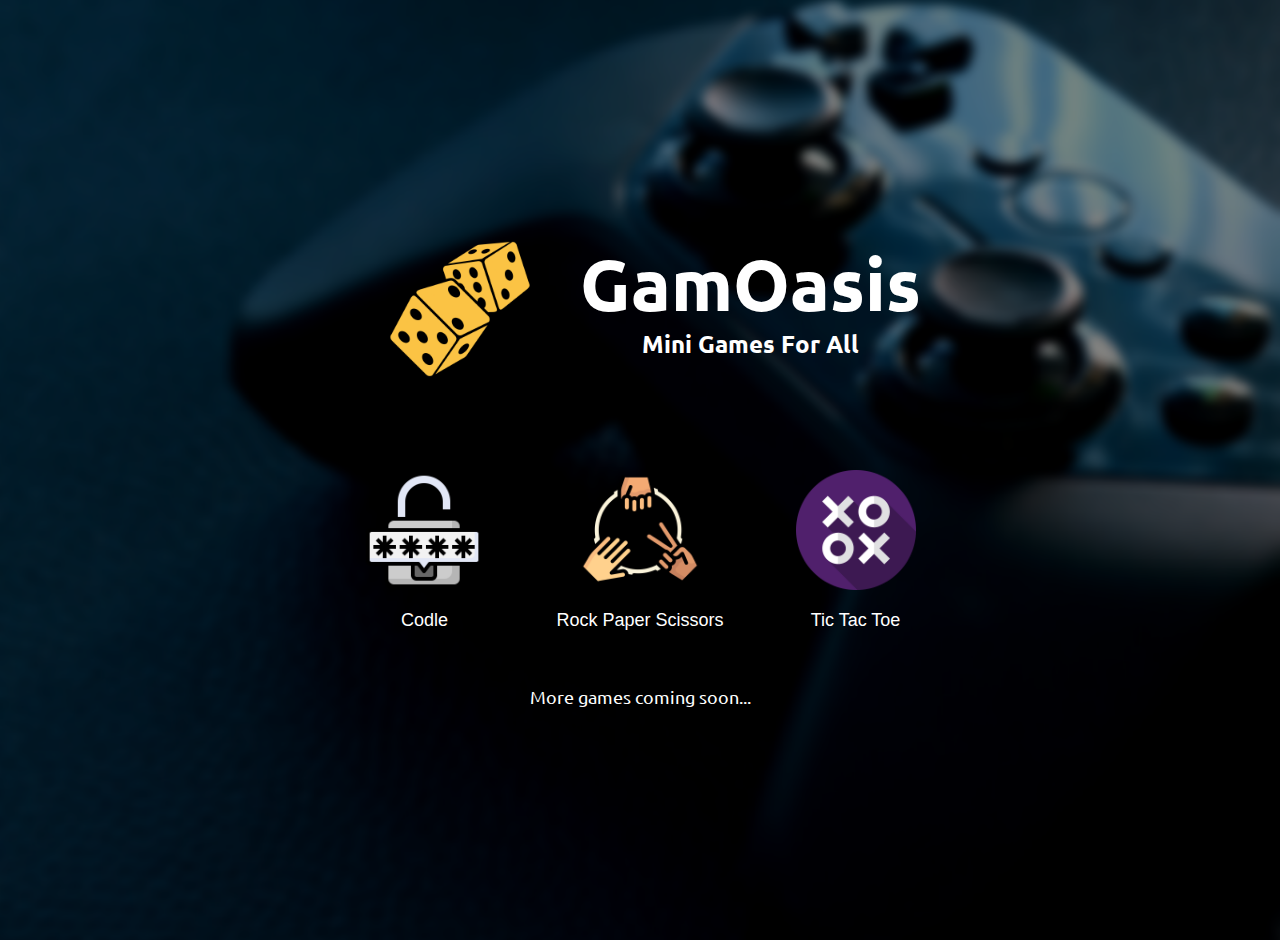
<file: index.html>
<!DOCTYPE html>
<html>

<head>
    <meta charset="utf-8">
    <meta name="viewport" content="width=device-width">
    <title>Mini Games</title>
    <link rel="preconnect" href="https://fonts.googleapis.com">
    <link rel="preconnect" href="https://fonts.gstatic.com" crossorigin>
    <link href="https://fonts.googleapis.com/css2?family=Ubuntu&display=swap" rel="stylesheet">

    <link rel="stylesheet" type="text/css" href="style.css">
</head>

<body>
    <div id="games-wrapper">
        <div class="logo">
            <img src="assets/logo.png" alt="Mini Games">
            <div class="title">
                <h1> GamOasis </h1>
                <h6>Mini Games For All</h6>
            </div>

        </div>
        <br>


        <div class="games">
            <div class="game-column">
                <button id="codle" value="codle" onclick="window.location.href = 'Codle/codle.html'">
                    <img src="assets/codle.png" alt="Codle">
                    <label for="codle" class="input">Codle</label>
                </button>
            </div>
            <div class="game-column">
                <button id="rps" value="rps" onclick="window.location.href = 'Rock-Paper-Scissors/rps.html'">
                    <img src="assets/rps3.png" alt="RPS">
                    <label for="rps" class="input">Rock Paper Scissors</label>
                </button>
            </div>
            <div class="game-column">
                <button id="ttt" value="ttt">
                    <img src="assets/ttt.png" alt="TTT" onclick="window.location.href = 'Tic-Tac-Toe/tic-tac-toe-index.html'">
                    <label for="ttt" class="input">Tic Tac Toe</label>
                </button>
            </div>
               
        </div>
        <h4 id="more"><br><br>More games coming soon...</h4>
    </div>
</body>

</html>
</file>
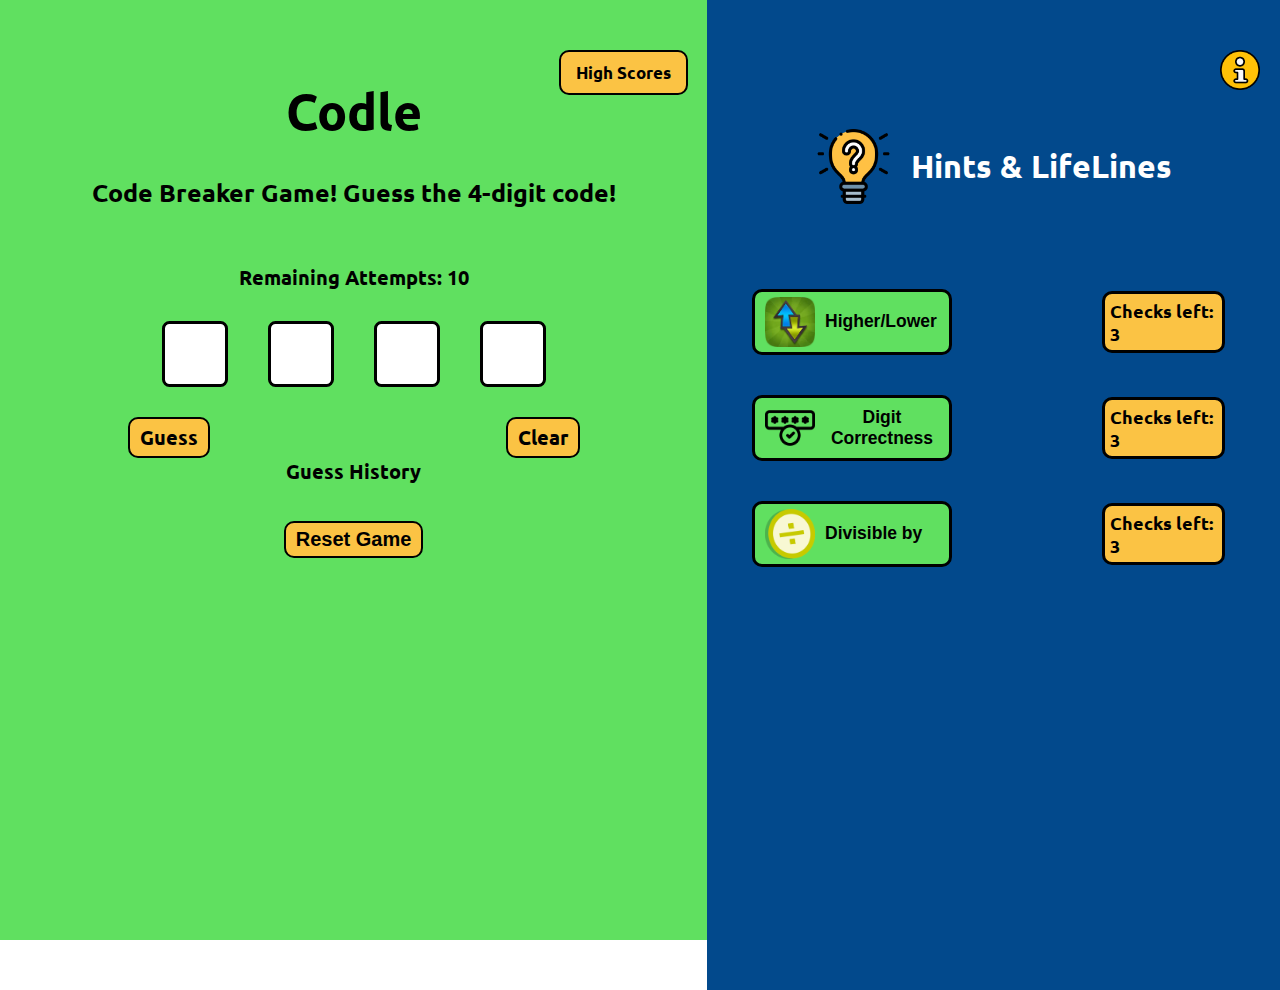
<file: Codle/codle.html>
<!DOCTYPE html>
<html>

<head>
  <title>Code Breaker Game</title>
  <meta charset="utf-8">
  <meta name="viewport" content="width=device-width">
  <link rel="preconnect" href="https://fonts.googleapis.com">
  <link rel="preconnect" href="https://fonts.gstatic.com" crossorigin>
  <link href="https://fonts.googleapis.com/css2?family=Ubuntu&display=swap" rel="stylesheet">
  <link rel="stylesheet" type="text/css" href="style.css">
</head>

<body>
  <div id="container">
    <div id="game-container">
      <div id="highScore">
        <h5>High Scores</h5>
        <div id="highScoresDropdown" class="dropdown-content">
          <ul id="highScoresList"></ul>
        </div>
      </div>
      <div id="title">
        <h1 id="gametitle">Codle</h1>
        <h3>Code Breaker Game! Guess the 4-digit code!</h3>
      </div>
      <div class="game">
        <div id="remainingAttempts">Remaining Attempts: 10</div>
        <div class="code-input">
          <div class="code-input">
            <input type="text" id="guess1" maxlength="1" oninput="moveToNextInput(1)">
            <input type="text" id="guess2" maxlength="1" oninput="moveToNextInput(2)">
            <input type="text" id="guess3" maxlength="1" oninput="moveToNextInput(3)">
            <input type="text" id="guess4" maxlength="1" oninput="moveToNextInput(4)">
          </div>
        </div>
        <div id="controlbtns">
          <button id="guessbtn" onclick="checkGuess()">Guess</button>
          <h3 id="guessMsg"></h3>
          <button onclick="clearInput()">Clear</button>
        </div>
      </div>
      <div id="guessHistory">
        <h2>Guess History</h2>
        <ol id="guess-list"></ol>
      </div>
      <button id="reset" onclick="resetGame()">Reset Game</button>
    </div>

    <div id="hints-container">
      <button id="infobtn">
        <img src="assets/info.png" alt="">
      </button>
      <div id="info-content">
          <h2 class="infotitle"><strong>Codle | Code Breaker Game! Guess the 4-digit code!</strong></h2>
          <h3 class="infotitle"> Test Your Code-Breaking Skills with Hints and Lifelines</h3>

          <p><u><strong>About the Game</strong></u></p>
          <p>
            Codle is a classic code-breaking game that challenges your logical thinking and deduction skills.
            Can you crack
            the secret 4-digit code? With 10,000 possible combinations, it's a game of wits, strategy, and careful
            analysis.
          </p>
          <p><u><strong>Hints and Lifelines</strong></u></p>
          <p>
            <strong>Higher/Lower </strong> <img src="assets/higherlower.png" alt=""> <br> Get valuable information about the relative values of each
            digit in your guess
            compared to the secret code. Use "<strong>H</strong>" for higher, "<strong>L</strong>" for lower, and
            "<strong>=</strong>" for exact matches to deduce the correct
            values.
          </p>
          <p>
            <strong>Digit Checktness </strong> <img src="assets/check.png" alt=""> <br>Learn about the correctness of individual digits in your
            guess. The digit itself
            indicates a correct digit in the correct position, "<strong>*</strong>" indicates a correct digit in the
            wrong position, and "<strong>-</strong>"
            indicates no match. Refine your guesses using this hint.
          </p>
          <p>
            <strong>Divisible By </strong><img src="assets/divisible.png" alt=""> <br> Check if the secret code is divisible by a specific
            number. Enter a
            number and find out if it divides the code. Use this lifeline strategically to narrow down the
            possibilities.
          </p>
          <p><u><strong>Lifelines and Strategy</strong></u></p>
          <p>
            You have only 10 attempts to crack the code. Utilize the hints, refine your understanding of the secret code
            with each guess, and keep track of your progress in the guess history. Can you achieve a high score?
          </p>

        </div>

      <div class="title">
        <img id="hints" src="assets/hints.png" alt="Image description">
        <h1>Hints & LifeLines</h1>
      </div>

      <ul id="hints-list">

        <li>
          <button id="hlbtn" onclick="provideHighLowHint()">
            <img src="assets/higherlower.png" alt="Image description">
            <h3>Higher/Lower</h3>
          </button>
          <h3 id="highlow" class="displayhint"></h3>
          <h3 id="hlattempts" class="attempts">Checks left: 3</h3>
        </li>
        <li>
          <button id="cdbtn" onclick="provideCheckDigitsHint()">
            <img src="assets/check.png" alt="Image description">
            <h3>Digit Correctness</h3>
          </button>
          <h3 id="checkdig" class="displayhint"></h3>
          <h3 id="dattempts" class="attempts">Checks left: 3</h3>
        </li>
        <li>
          <button id="divbtn" onclick="provideDivisibilityHint()">
            <img src="assets/divisible.png" alt="Image description">
            <h3>Divisible by</h3>
          </button>
          <h3 id="checkdiv" class="displayhint"></h3>
          <h3 id="divattempts" class="attempts">Checks left: 3</h3>
        </li>
      </ul>
    </div>

  </div>
  <script src="script.js"></script>
</body>

</html>
</file>
<file: style.css>
body {
  font-family: 'Ubuntu', sans-serif;
  margin: 0;
  padding: 0;
  overflow: hidden;
}

#games-wrapper {
  position: relative;
  vertical-align: middle;
  display: flex;
  flex-direction: column;
  justify-content: center;
  align-items: center;
  height: 100vh;
  padding: 20px;
  background: url('assets/bg.png') no-repeat center center fixed;
  background-size: cover;
}

.title {
  font-size: 36px;
  margin-bottom: 20px;
  color: #fff;
  text-align: center;
}

.logo {
  display: flex;
  align-items: center;
}

.logo img {
  width: 200px;
  height: 200px;
  align-items: center;
}

.title {
  margin-left: 20px;
}

.title h1,
.title h6 {
  margin: 0;
}

.games {
  display: flex;
  justify-content: center;
  gap: 60px;
  margin-top: 40px;
  align-items: center;
}

#more {
  text-align: right;
  font-size: 18px;
  color: #fff;
  margin-top: 10px; 
  font-weight: normal;
}

.game-column {
  align-items: center;
}

.game-column button {
  display: flex;
  flex-direction: column;
  border: none;
  background: none;
  justify-content: center;
  align-items: center;
  gap: 10px;
  cursor: pointer;
}

.game-column img {
  width: 120px;
  height: 120px;
  cursor: pointer;
}

.game-column label {
  font-size: 18px;
  color: #fff;
  margin-top: 10px;
  cursor: pointer;
}
</file>
<file: Codle/style.css>
html,
body {
  height: 100%;
  margin: 0;
  padding: 0;
  font-family: 'Ubuntu', sans-serif;
}

body {
  overflow: hidden;
}

#container {
  display: grid;
  grid-template-columns: 3fr 2fr;
  height: 100%;
}

#game-container {
  display: flex;
  flex-direction: column;
  align-items: center;
  background-color: rgb(96, 224, 96);
  height: 100%;
  padding: 40px;
  padding-top: 0px;
  justify-content: flex-start;
  
}

#highScore {
  top: 50px;
  padding: 5px 5px;
  position: relative;
  background-color: #fbc344;
  font-size: 20px;
  border: 2.5px solid black;
  border-radius: 10px;
  cursor: pointer;
  left: 270px;
}

#highScore h5 {
  margin: 0;
  padding: 5px 10px;
}

.dropdown-content {
  display: none;
  position: absolute;
  background-color: #fbc344;
  border: 2px solid black;
  min-width: 95px;
  box-shadow: 0px 8px 16px 0px rgba(0,0,0,0.2);
  padding: 0;
  text-align: center;
  z-index: 1;
}

.dropdown-content.show {
  text-align: center;
  display: block;
  padding: 5px 5px;
}

#highScoresList {
  list-style: none;
  padding: 0;
  margin: 0;
}

#highScoresList li {
  margin-bottom: 5px;
}

#highScoresList li span {
  display: inline-block;
  width: 60px;
}



#highScore h2 {
  margin: 0;
  padding: 0;
}

#game-container #gametitle {
  font-size: 50px;
  text-align: center;
}

#game-container h3 {
  font-size: 25px;
  text-align: center;
  margin-top: 15px;
}


#game-container #remainingAttempts {
  text-align: center;
  margin-top: 30px;
  font-size: 20px;
  font-weight: bold;
  width: 600px;
 }


.code-input {
  margin-top: 15px;
  display: flex;
  gap: 40px;
  justify-content: center;
}

.code-input input {
  width: 50px;
  height: 50px;
  padding: 5px;
  font-size: 30px;
  text-align: center;
  border: 3px solid black;
  border-radius: 7.5px;
}

.game #controlbtns {
  display: flex;
  justify-content: space-around;
  /* gap: 100px; */
  align-items: center;
  margin-top: 30px;
 
}

.game #controlbtns button {
  padding: 5px 10px;
  background-color: #fbc344;
  color: black;
  border: none;
  cursor: pointer;
  font-family: 'Ubuntu', sans-serif;
  text-align: center;
  font-size: 20px;
  align-items: center;
  border: 2.5px solid black;
  border-radius: 10px;
  font-weight: bold;
}

#guess-list {
  display: grid;
  grid-template-columns: repeat(5, 1fr);
  grid-gap: 10px;
  padding: 0px;
  margin-top: 20px;
  list-style-type: none;
}

#guessHistory {
  display: flex;
  flex-direction: column;
  align-items: center;
  justify-content: center;
}

#guessHistory h2 {
  font-size: 20px;
  display: inline;
  margin: 0;
}

#guess-list li {
  display: flex;
  justify-content: center;
  align-items: center;
  height: 15px;
  background-color: lightcyan;
  border-radius: 5px;
  font-weight: bold;
  font-size: 20px;
  padding: 10px;
}

button:hover {
  background-color: rgb(211, 211, 0);
}


#game-container #reset {
  padding: 5px 10px;
  background-color: #fbc344;
  font-size: 20px;
  align-items: center;
  border: 2.5px solid black;
  border-radius: 10px;
  cursor: pointer;
  font-weight: bold;
}



#hints-container {
  background-color: rgb(2, 73, 140);
  padding: 45px;
  height: 100%;
}

#hints-container {
  position: relative;
}

#hints-container #infobtn {
  display: flex;
  align-items: center;
  gap: 10px;
  padding: 0px;
  background-color: rgb(2, 73, 140);
  border: none;
  width: auto;
  position: absolute;
  right: 20px;
  top: 50px;
  cursor: pointer;
}

#hints-container #infobtn img {
  width: 40px; 
}

#info-content {
  background-color: lightcyan;
  display: none;
  padding: 10px;
  border: 2px solid black;
  border-radius: 5px;
  position: absolute;
  right: 20px;
  top: 95px;
  width: 800px;
}
#info-content p img{
  width: 20px;
  height: 20px;
  margin: 2px;
  vertical-align: middle;
}

#info-content p{
  margin: 15px auto;
}

#info-content .infotitle, #info-content p strong{
  color: darkblue;
}





#hints-container .title {
  color: white;
  margin-top: 80px;
  display: flex;
  align-items: center;
  justify-content: center;
  gap: 20px;

}

#hints-container .title img {
  height: 75px;
  width: auto;
  display: inline-block;
}

#hints-list {
  padding: 0;
  margin-top: 80px;
}

#hints-list li {
  display: flex;
  align-items: center;
  margin-bottom: 40px;
  margin-top: 10px;
  gap: 25px;
}

#hints-list li img {
  width: 50px;
  height: 50px;
}

#hints-list li button {
  display: flex;
  align-items: center;
  gap: 10px;
  padding: 5px 10px;
  background-color: #60e060;
  border: 3px solid black;
  border-radius: 10px;
  color: black;
  width: 200px;
}

#hints-list li button h3 {
  color: black;
}

#hints-list li button:hover {
  background-color: #40a345;
}


#hints-list li h3 {
  color: white;
  margin: 0;
  font-size: 17.5px;
}


#hints-list li .displayhint {
  width: 100px;
  color: white;
  font-size: 18px;
  text-align: center;
}

#hints-list li .attempts {
  margin-right: 10px;
  width: 107px;
  font-size: 17.5px;
  color: black;
  /* text-decoration: underline; */
  border: 3px solid black;
  border-radius: 10px;
  padding: 5px;
  background-color: #fbc344;

}

#hints-list input {
  width: 55px;
}
@keyframes wave {
  0% { transform: translateY(0); }
  50% { transform: translateY(-10px); }
  100% { transform: translateY(0); }
}

.animate-congratulations {
  animation: wave 0.5s ease-in-out infinite;
  display: inline-block;
}
</file>
